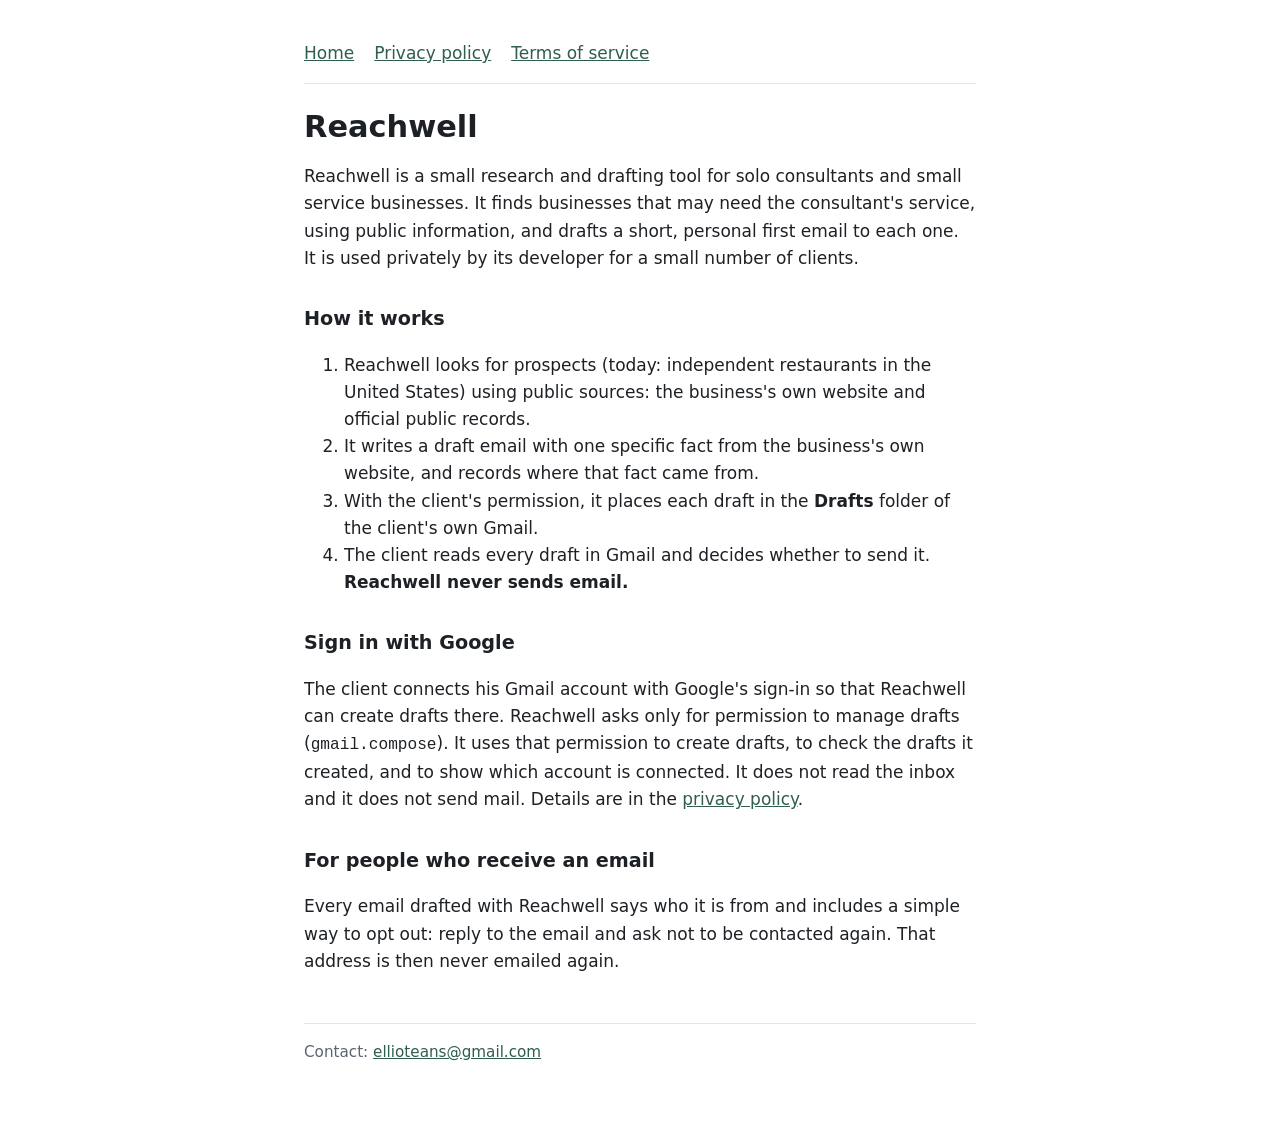
<file: index.html>
<!doctype html>
<html lang="en">
<head>
<meta charset="utf-8">
<meta name="viewport" content="width=device-width, initial-scale=1">
<title>Reachwell</title>
<meta name="description" content="Reachwell drafts personal outreach emails for a small consulting business. The business owner reviews every draft in his own Gmail and sends it himself.">
<link rel="stylesheet" href="style.css">
</head>
<body>
<main>
<header>
<nav><a href="./">Home</a><a href="privacy.html">Privacy policy</a><a href="terms.html">Terms of service</a></nav>
</header>

<h1>Reachwell</h1>
<p>Reachwell is a small research and drafting tool for solo consultants and small service businesses.
It finds businesses that may need the consultant's service, using public information, and drafts a short,
personal first email to each one. It is used privately by its developer for a small number of clients.</p>

<h2>How it works</h2>
<ol>
<li>Reachwell looks for prospects (today: independent restaurants in the United States) using public sources:
the business's own website and official public records.</li>
<li>It writes a draft email with one specific fact from the business's own website, and records where that fact came from.</li>
<li>With the client's permission, it places each draft in the <strong>Drafts</strong> folder of the client's own Gmail.</li>
<li>The client reads every draft in Gmail and decides whether to send it. <strong>Reachwell never sends email.</strong></li>
</ol>

<h2>Sign in with Google</h2>
<p>The client connects his Gmail account with Google's sign-in so that Reachwell can create drafts there.
Reachwell asks only for permission to manage drafts (<code>gmail.compose</code>). It uses that permission to create drafts,
to check the drafts it created, and to show which account is connected. It does not read the inbox and it does not send mail.
Details are in the <a href="privacy.html">privacy policy</a>.</p>

<h2>For people who receive an email</h2>
<p>Every email drafted with Reachwell says who it is from and includes a simple way to opt out: reply to the email
and ask not to be contacted again. That address is then never emailed again.</p>

<footer>Contact: <a href="mailto:ellioteans@gmail.com">ellioteans@gmail.com</a></footer>
</main>
</body>
</html>
</file>
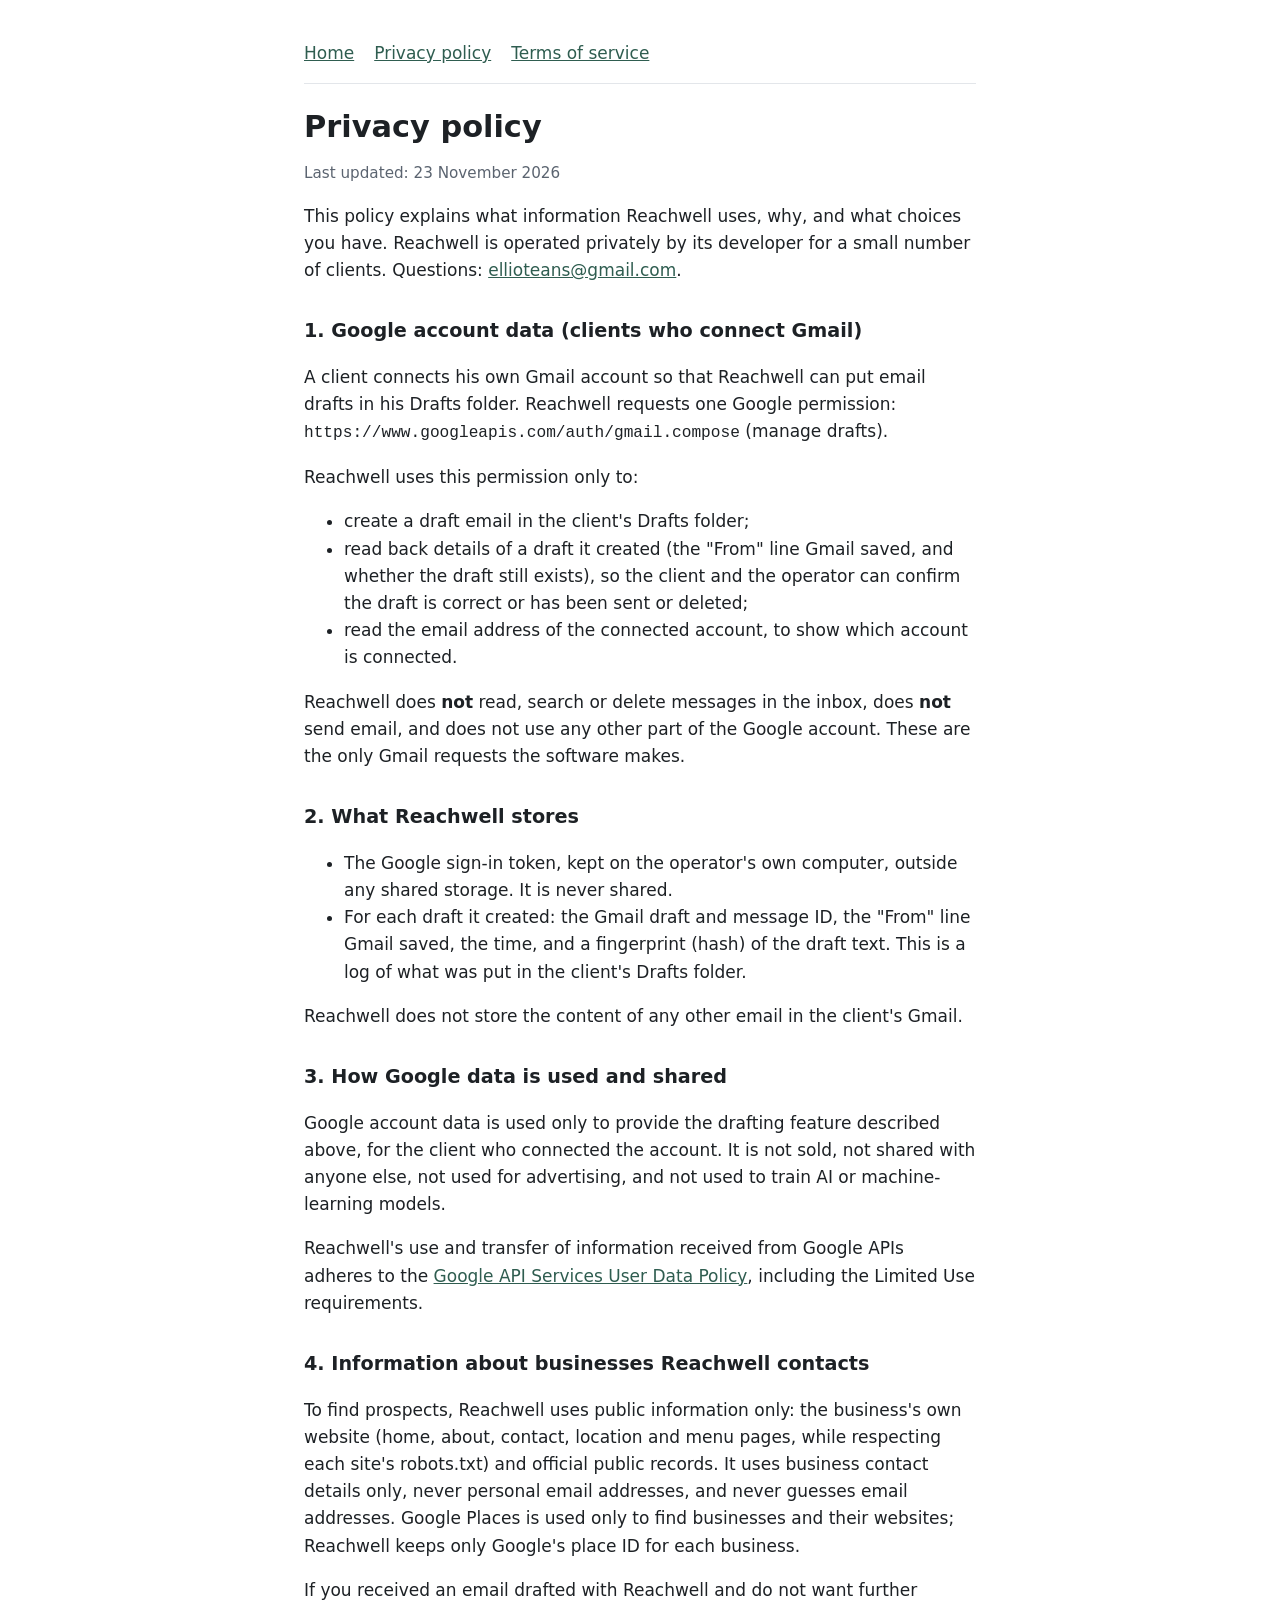
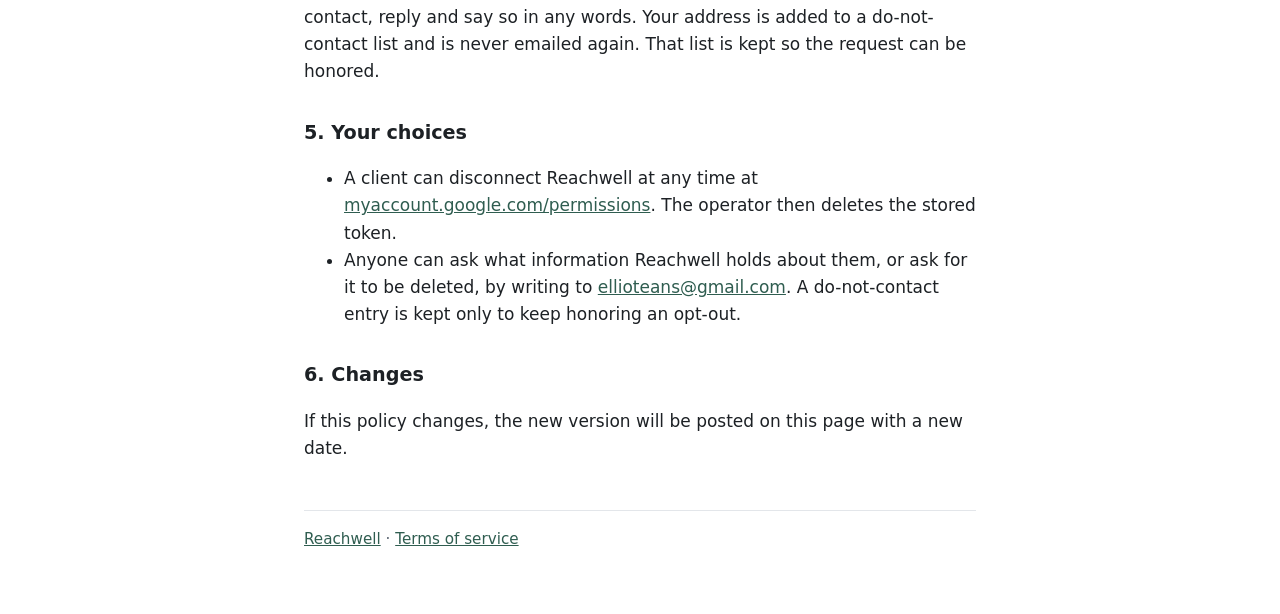
<file: privacy.html>
<!doctype html>
<html lang="en">
<head>
<meta charset="utf-8">
<meta name="viewport" content="width=device-width, initial-scale=1">
<title>Reachwell privacy policy</title>
<link rel="stylesheet" href="style.css">
</head>
<body>
<main>
<header>
<nav><a href="./">Home</a><a href="privacy.html">Privacy policy</a><a href="terms.html">Terms of service</a></nav>
</header>

<h1>Privacy policy</h1>
<p class="muted">Last updated: 23 November 2026</p>

<p>This policy explains what information Reachwell uses, why, and what choices you have. Reachwell is operated
privately by its developer for a small number of clients. Questions: <a href="mailto:ellioteans@gmail.com">ellioteans@gmail.com</a>.</p>

<h2>1. Google account data (clients who connect Gmail)</h2>
<p>A client connects his own Gmail account so that Reachwell can put email drafts in his Drafts folder.
Reachwell requests one Google permission: <code>https://www.googleapis.com/auth/gmail.compose</code> (manage drafts).</p>
<p>Reachwell uses this permission only to:</p>
<ul>
<li>create a draft email in the client's Drafts folder;</li>
<li>read back details of a draft it created (the "From" line Gmail saved, and whether the draft still exists), so the client
and the operator can confirm the draft is correct or has been sent or deleted;</li>
<li>read the email address of the connected account, to show which account is connected.</li>
</ul>
<p>Reachwell does <strong>not</strong> read, search or delete messages in the inbox, does <strong>not</strong> send email,
and does not use any other part of the Google account. These are the only Gmail requests the software makes.</p>

<h2>2. What Reachwell stores</h2>
<ul>
<li>The Google sign-in token, kept on the operator's own computer, outside any shared storage. It is never shared.</li>
<li>For each draft it created: the Gmail draft and message ID, the "From" line Gmail saved, the time, and a fingerprint (hash)
of the draft text. This is a log of what was put in the client's Drafts folder.</li>
</ul>
<p>Reachwell does not store the content of any other email in the client's Gmail.</p>

<h2>3. How Google data is used and shared</h2>
<p>Google account data is used only to provide the drafting feature described above, for the client who connected the account.
It is not sold, not shared with anyone else, not used for advertising, and not used to train AI or machine-learning models.</p>
<p>Reachwell's use and transfer of information received from Google APIs adheres to the
<a href="https://developers.google.com/terms/api-services-user-data-policy">Google API Services User Data Policy</a>,
including the Limited Use requirements.</p>

<h2>4. Information about businesses Reachwell contacts</h2>
<p>To find prospects, Reachwell uses public information only: the business's own website (home, about, contact, location and
menu pages, while respecting each site's robots.txt) and official public records. It uses business contact details only,
never personal email addresses, and never guesses email addresses. Google Places is used only to find businesses and
their websites; Reachwell keeps only Google's place ID for each business.</p>
<p>If you received an email drafted with Reachwell and do not want further contact, reply and say so in any words.
Your address is added to a do-not-contact list and is never emailed again. That list is kept so the request can be honored.</p>

<h2>5. Your choices</h2>
<ul>
<li>A client can disconnect Reachwell at any time at
<a href="https://myaccount.google.com/permissions">myaccount.google.com/permissions</a>. The operator then deletes the stored token.</li>
<li>Anyone can ask what information Reachwell holds about them, or ask for it to be deleted, by writing to
<a href="mailto:ellioteans@gmail.com">ellioteans@gmail.com</a>. A do-not-contact entry is kept only to keep honoring an opt-out.</li>
</ul>

<h2>6. Changes</h2>
<p>If this policy changes, the new version will be posted on this page with a new date.</p>

<footer><a href="./">Reachwell</a> · <a href="terms.html">Terms of service</a></footer>
</main>
</body>
</html>
</file>
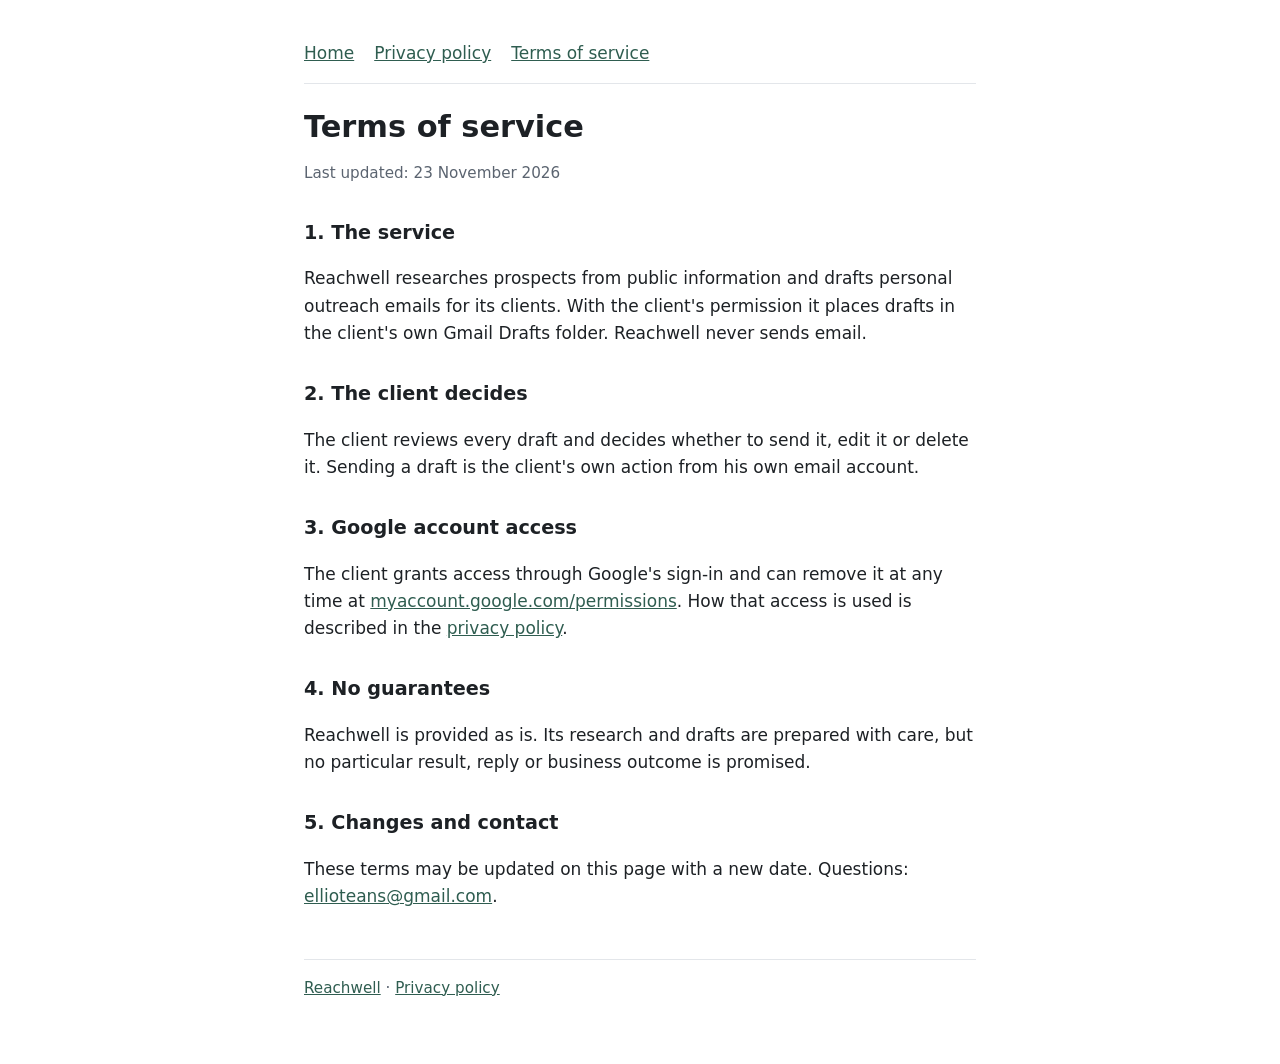
<file: terms.html>
<!doctype html>
<html lang="en">
<head>
<meta charset="utf-8">
<meta name="viewport" content="width=device-width, initial-scale=1">
<title>Reachwell terms of service</title>
<link rel="stylesheet" href="style.css">
</head>
<body>
<main>
<header>
<nav><a href="./">Home</a><a href="privacy.html">Privacy policy</a><a href="terms.html">Terms of service</a></nav>
</header>

<h1>Terms of service</h1>
<p class="muted">Last updated: 23 November 2026</p>

<h2>1. The service</h2>
<p>Reachwell researches prospects from public information and drafts personal outreach emails for its clients.
With the client's permission it places drafts in the client's own Gmail Drafts folder. Reachwell never sends email.</p>

<h2>2. The client decides</h2>
<p>The client reviews every draft and decides whether to send it, edit it or delete it. Sending a draft is the client's own
action from his own email account.</p>

<h2>3. Google account access</h2>
<p>The client grants access through Google's sign-in and can remove it at any time at
<a href="https://myaccount.google.com/permissions">myaccount.google.com/permissions</a>. How that access is used is described in the
<a href="privacy.html">privacy policy</a>.</p>

<h2>4. No guarantees</h2>
<p>Reachwell is provided as is. Its research and drafts are prepared with care, but no particular result, reply or business
outcome is promised.</p>

<h2>5. Changes and contact</h2>
<p>These terms may be updated on this page with a new date. Questions: <a href="mailto:ellioteans@gmail.com">ellioteans@gmail.com</a>.</p>

<footer><a href="./">Reachwell</a> · <a href="privacy.html">Privacy policy</a></footer>
</main>
</body>
</html>
</file>
<file: style.css>
:root { --bg: #ffffff; --fg: #1d2125; --muted: #5b6470; --line: #e3e6ea; --accent: #2f5d50; }
@media (prefers-color-scheme: dark) { :root { --bg: #15181b; --fg: #e8eaed; --muted: #a3abb5; --line: #2b3036; --accent: #8cc4b3; } }
* { box-sizing: border-box; }
body { margin: 0; background: var(--bg); color: var(--fg); font: 17px/1.6 system-ui, -apple-system, "Segoe UI", sans-serif; }
main { max-width: 44rem; margin: 0 auto; padding: 2.5rem 1rem 4rem; }
header { border-bottom: 1px solid var(--line); margin-bottom: 1.5rem; padding-bottom: 1rem; }
nav a { margin-right: 1.25rem; }
a { color: var(--accent); }
h1 { font-size: 1.9rem; line-height: 1.25; margin: 0 0 .5rem; }
h2 { font-size: 1.2rem; margin: 2rem 0 .5rem; }
p, li { color: var(--fg); }
.muted, footer { color: var(--muted); font-size: .95rem; }
footer { border-top: 1px solid var(--line); margin-top: 3rem; padding-top: 1rem; }
code { font-size: .95em; overflow-wrap: anywhere; }
</file>
